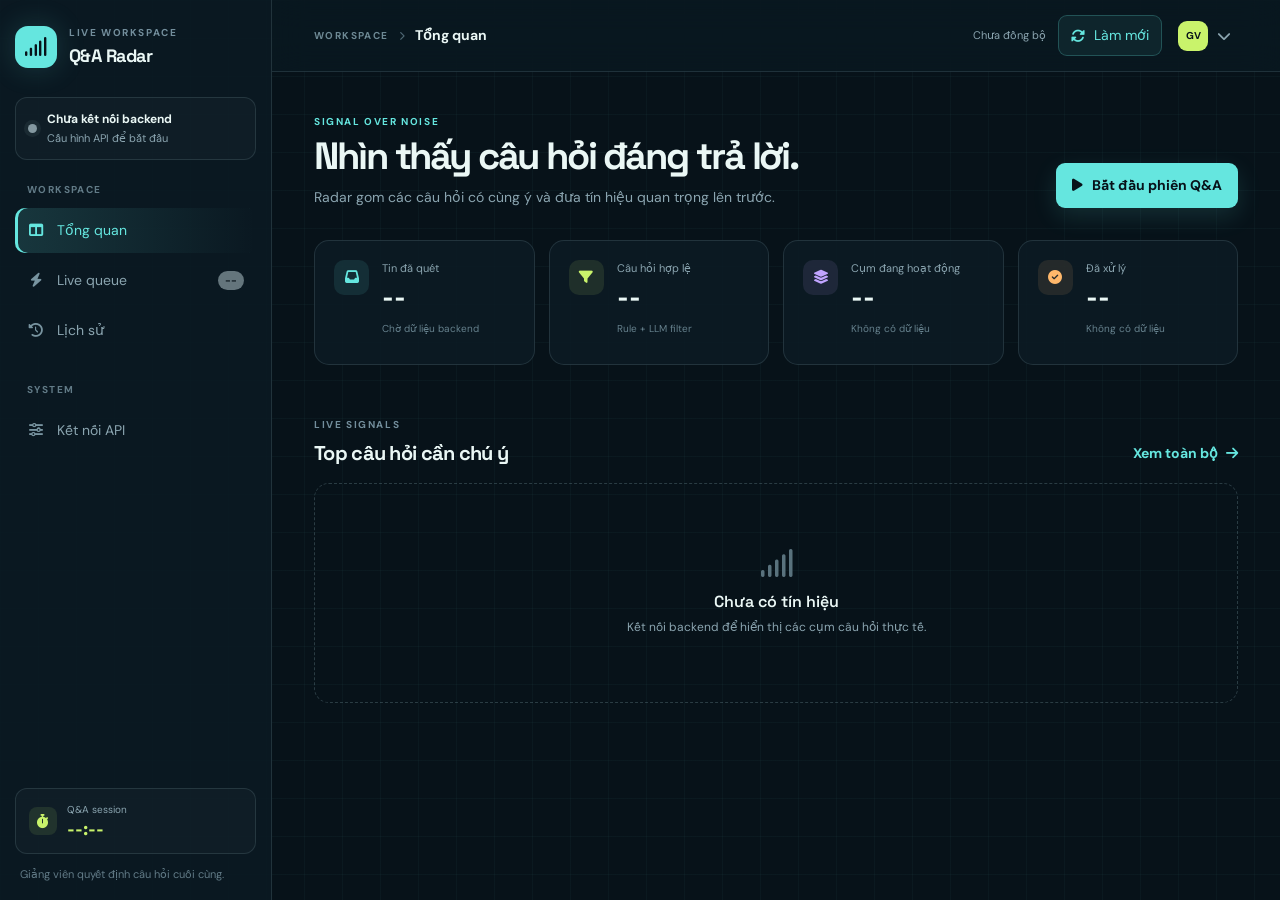
<file: codebase/mockup_demo/index.html>
<!doctype html>
<html lang="vi">
<head>
    <meta charset="UTF-8">
    <meta name="viewport" content="width=device-width, initial-scale=1.0">
    <meta name="theme-color" content="#08141b">
    <title>Q&A Radar | Live workspace</title>
    <link rel="preconnect" href="https://fonts.googleapis.com">
    <link rel="preconnect" href="https://fonts.gstatic.com" crossorigin>
    <link href="https://fonts.googleapis.com/css2?family=DM+Sans:wght@400;500;600;700&family=Space+Grotesk:wght@500;600;700&display=swap" rel="stylesheet">
    <link rel="stylesheet" href="https://cdnjs.cloudflare.com/ajax/libs/font-awesome/6.4.0/css/all.min.css">
    <link rel="stylesheet" href="styles.css">
</head>
<body>
    <div class="app-shell">
        <aside class="sidebar" aria-label="Điều hướng chính">
            <div class="brand-block"><div class="brand-mark"><i class="fa-solid fa-signal"></i></div><div><p class="eyebrow">LIVE WORKSPACE</p><h1>Q&amp;A Radar</h1></div></div>
            <div class="connection-card" id="connection-card"><span class="status-dot" id="connection-dot"></span><div><strong id="connection-label">Chưa kết nối backend</strong><small id="connection-detail">Cấu hình API để bắt đầu</small></div></div>
            <nav class="nav-list">
                <p class="nav-label">Workspace</p>
                <button class="nav-item active" data-view="dashboard"><i class="fa-solid fa-table-columns"></i><span>Tổng quan</span></button>
                <button class="nav-item" data-view="queue"><i class="fa-solid fa-bolt"></i><span>Live queue</span><b id="queue-nav-count">--</b></button>
                <button class="nav-item" data-view="history"><i class="fa-solid fa-clock-rotate-left"></i><span>Lịch sử</span></button>
                <p class="nav-label secondary-label">System</p>
                <button class="nav-item" data-view="settings"><i class="fa-solid fa-sliders"></i><span>Kết nối API</span></button>
            </nav>
            <div class="sidebar-footer"><div class="session-card"><span class="mini-icon"><i class="fa-solid fa-stopwatch"></i></span><div><small>Q&amp;A session</small><strong id="session-timer">--:--</strong></div></div><p>Giảng viên quyết định câu hỏi cuối cùng.</p></div>
        </aside>
        <main class="main-content">
            <header class="topbar"><div class="mobile-brand"><span class="brand-mark small"><i class="fa-solid fa-signal"></i></span><strong>Q&amp;A Radar</strong></div><div class="breadcrumb"><span>WORKSPACE</span><i class="fa-solid fa-chevron-right"></i><strong id="view-title">Tổng quan</strong></div><div class="topbar-actions"><span class="last-sync" id="last-sync">Chưa đồng bộ</span><button class="icon-button" id="refresh-button" title="Làm mới dữ liệu"><i class="fa-solid fa-rotate"></i><span>Làm mới</span></button><button class="profile-button" id="settings-shortcut" title="Mở cấu hình API"><span>GV</span><i class="fa-solid fa-chevron-down"></i></button></div></header>
            <div class="page-content">
                <section class="view active" id="dashboard-view" data-page="dashboard"><div class="page-heading"><div><p class="eyebrow accent">SIGNAL OVER NOISE</p><h2>Nhìn thấy câu hỏi đáng trả lời.</h2><p class="heading-copy">Radar gom các câu hỏi có cùng ý và đưa tín hiệu quan trọng lên trước.</p></div><button class="primary-button" id="start-session-button"><i class="fa-solid fa-play"></i>Bắt đầu phiên Q&amp;A</button></div><div class="metric-grid"><article class="metric-card"><span class="metric-icon cyan"><i class="fa-solid fa-inbox"></i></span><div><small>Tin đã quét</small><strong data-metric="scanned">--</strong><em>Chờ dữ liệu backend</em></div></article><article class="metric-card"><span class="metric-icon lime"><i class="fa-solid fa-filter"></i></span><div><small>Câu hỏi hợp lệ</small><strong data-metric="questions">--</strong><em>Rule + LLM filter</em></div></article><article class="metric-card"><span class="metric-icon violet"><i class="fa-solid fa-layer-group"></i></span><div><small>Cụm đang hoạt động</small><strong data-metric="clusters">--</strong><em>Không có dữ liệu</em></div></article><article class="metric-card"><span class="metric-icon orange"><i class="fa-solid fa-circle-check"></i></span><div><small>Đã xử lý</small><strong data-metric="resolved">--</strong><em>Không có dữ liệu</em></div></article></div><div class="section-heading"><div><p class="eyebrow">LIVE SIGNALS</p><h3>Top câu hỏi cần chú ý</h3></div><button class="text-button" data-navigate="queue">Xem toàn bộ <i class="fa-solid fa-arrow-right"></i></button></div><div class="signal-list" id="dashboard-signals"></div></section>
                <section class="view" id="queue-view" data-page="queue"><div class="page-heading compact"><div><p class="eyebrow accent">LIVE QUEUE</p><h2>Hàng đợi câu hỏi</h2><p class="heading-copy">Ưu tiên theo điểm tổng hợp từ backend.</p></div><button class="secondary-button" id="queue-refresh"><i class="fa-solid fa-rotate"></i>Cập nhật queue</button></div><div class="toolbar"><label class="search-field"><i class="fa-solid fa-magnifying-glass"></i><input id="search-input" type="search" placeholder="Tìm trong câu hỏi..." autocomplete="off"></label><label class="select-field"><span>Loại</span><select id="type-filter"><option value="all">Tất cả</option><option value="academic">Chuyên môn</option><option value="admin">Hành chính</option><option value="resolved">Đã xử lý</option></select></label><label class="select-field"><span>Sắp xếp</span><select id="sort-select"><option value="score">Điểm cao nhất</option><option value="count">Nhiều lượt nhất</option><option value="newest">Mới nhất</option></select></label></div><div class="queue-list" id="queue-list"></div></section>
                <section class="view" id="history-view" data-page="history"><div class="page-heading compact"><div><p class="eyebrow accent">AUDIT TRAIL</p><h2>Lịch sử xử lý</h2><p class="heading-copy">Theo dõi những quyết định đã được thực hiện trong phiên.</p></div></div><div class="history-list" id="history-list"></div></section>
                <section class="view" id="settings-view" data-page="settings"><div class="page-heading compact"><div><p class="eyebrow accent">INTEGRATION</p><h2>Kết nối backend</h2><p class="heading-copy">Nhập đúng route do backend cung cấp để frontend gọi dữ liệu thật.</p></div></div><form class="settings-form" id="settings-form"><div class="form-section"><div><h3>API connection</h3><p>Không có endpoint mặc định vì repository hiện chưa chứa API server.</p></div><label>Base URL<input id="api-base-url" type="url" placeholder="http://localhost:8000"><small>Ví dụ: địa chỉ server FastAPI/Flask của team.</small></label></div><div class="form-section"><div><h3>Routes</h3><p>Điền path theo tài liệu API thực tế. Để trống nếu backend chưa hỗ trợ.</p></div><div class="route-grid"><label>Dashboard stats<input id="api-stats-path" type="text" placeholder="/api/stats"></label><label>Question clusters<input id="api-clusters-path" type="text" placeholder="/api/clusters"></label><label>Action endpoint<input id="api-action-path" type="text" placeholder="/api/clusters/{id}"></label><label>History<input id="api-history-path" type="text" placeholder="/api/history"></label></div></div><div class="form-actions"><button type="button" class="secondary-button" id="test-connection"><i class="fa-solid fa-plug"></i>Kiểm tra kết nối</button><button type="submit" class="primary-button"><i class="fa-solid fa-floppy-disk"></i>Lưu cấu hình</button></div></form><div class="contract-note"><i class="fa-solid fa-circle-info"></i><div><strong>Backend contract đang thiếu</strong><p>Backend hiện chỉ chạy polling CSV và in Top 5 ra terminal. Chưa có GET/POST/PATCH/DELETE, auth, CORS hay response JSON để frontend sử dụng.</p></div></div></section>
            </div>
        </main>
    </div>
    <div class="modal-backdrop" id="detail-modal" aria-hidden="true"><section class="detail-modal" role="dialog" aria-modal="true" aria-labelledby="modal-title"><header><div><p class="eyebrow accent">SOURCE MESSAGES</p><h2 id="modal-title">Chi tiết cụm</h2></div><button class="icon-button" id="close-modal" title="Đóng"><i class="fa-solid fa-xmark"></i></button></header><div class="modal-body" id="modal-body"></div></section></div>
    <div class="toast-region" id="toast-region" aria-live="polite"></div>
    <script src="services/api.js"></script><script src="app.js"></script>
</body>
</html>
</file>
<file: codebase/mockup_demo/styles.css>
* { box-sizing: border-box; }
:root { --ink: #071219; --panel: #0d1b25; --raised: #122633; --line: rgba(169, 209, 218, .14); --muted: #8ba5b0; --text: #eaf7f5; --cyan: #65e6df; --lime: #c9f36b; --orange: #ffb86b; --violet: #c1a4ff; }
body { margin: 0; min-width: 320px; color: var(--text); background: var(--ink); background-image: linear-gradient(rgba(101,230,223,.035) 1px, transparent 1px), linear-gradient(90deg, rgba(101,230,223,.035) 1px, transparent 1px); background-size: 38px 38px; font: 400 14px/1.5 'DM Sans', sans-serif; }
button, input, select { font: inherit; }
button { border: 0; cursor: pointer; }
button:disabled { cursor: not-allowed; opacity: .55; }
h1, h2, h3, p { margin: 0; } h1, h2, h3 { font-family: 'Space Grotesk', sans-serif; }
.app-shell { min-height: 100vh; display: flex; }
.sidebar { width: 272px; display: flex; flex-direction: column; flex-shrink: 0; padding: 25px 15px 18px; border-right: 1px solid var(--line); background: rgba(10, 25, 34, .92); }
.brand-block, .mobile-brand { display: flex; align-items: center; gap: 12px; }.brand-mark { width: 42px; height: 42px; display: grid; place-items: center; color: var(--ink); background: var(--cyan); border-radius: 13px; box-shadow: 0 0 30px rgba(101,230,223,.18); font-size: 19px; }.brand-mark.small { width: 30px; height: 30px; border-radius: 9px; font-size: 13px; }.brand-block h1 { margin-top: 2px; font-size: 18px; letter-spacing: -.03em; }.eyebrow { color: #738e9c; font-size: 10px; font-weight: 700; letter-spacing: .16em; }.eyebrow.accent { color: var(--cyan); }
.connection-card { display: flex; gap: 10px; align-items: center; margin: 28px 0 22px; padding: 12px; border: 1px solid var(--line); border-radius: 12px; background: rgba(255,255,255,.025); }.connection-card strong, .connection-card small { display: block; }.connection-card strong { font-size: 12px; }.connection-card small { margin-top: 2px; color: var(--muted); font-size: 11px; }.status-dot { width: 9px; height: 9px; flex-shrink: 0; border-radius: 50%; background: #8498a0; box-shadow: 0 0 0 4px rgba(132,152,160,.1); }.status-dot.online { background: var(--lime); box-shadow: 0 0 0 4px rgba(201,243,107,.12); }.status-dot.error { background: #ff7d83; box-shadow: 0 0 0 4px rgba(255,125,131,.12); }
.nav-list { display: flex; flex-direction: column; gap: 5px; }.nav-label { padding: 0 12px; margin: 0 0 6px; color: #627b87; font-size: 10px; font-weight: 700; letter-spacing: .14em; text-transform: uppercase; }.secondary-label { margin-top: 24px; }.nav-item { display: flex; align-items: center; gap: 12px; padding: 12px; color: var(--muted); border-radius: 10px; background: transparent; text-align: left; transition: .2s ease; }.nav-item i { width: 18px; color: #7894a0; text-align: center; }.nav-item span { flex: 1; }.nav-item b { padding: 2px 7px; color: var(--ink); border-radius: 99px; background: #64757c; font-size: 10px; }.nav-item:hover { color: var(--text); background: rgba(101,230,223,.07); }.nav-item.active { color: var(--cyan); background: linear-gradient(90deg, rgba(101,230,223,.15), transparent); box-shadow: inset 3px 0 var(--cyan); }.nav-item.active i { color: var(--cyan); }.nav-item.active b { background: var(--cyan); }
.sidebar-footer { margin-top: auto; }.session-card { display: flex; align-items: center; gap: 10px; padding: 13px; border: 1px solid var(--line); border-radius: 12px; background: rgba(255,255,255,.025); }.mini-icon { width: 28px; height: 28px; display: grid; place-items: center; color: var(--lime); border-radius: 8px; background: rgba(201,243,107,.1); }.session-card small, .session-card strong { display: block; }.session-card small { color: var(--muted); font-size: 10px; }.session-card strong { color: var(--lime); font: 700 18px 'Space Grotesk', sans-serif; }.sidebar-footer > p { margin: 12px 5px 0; color: #627b87; font-size: 11px; }
.main-content { min-width: 0; flex: 1; }.topbar { min-height: 72px; display: flex; align-items: center; justify-content: space-between; gap: 20px; padding: 0 42px; border-bottom: 1px solid var(--line); background: rgba(10,25,34,.72); backdrop-filter: blur(16px); }.mobile-brand { display: none; }.breadcrumb { display: flex; align-items: center; gap: 10px; }.breadcrumb span { color: #6d8994; font-size: 10px; font-weight: 700; letter-spacing: .14em; }.breadcrumb i { color: #4e6975; font-size: 9px; }.breadcrumb strong { font-size: 14px; }.topbar-actions { display: flex; align-items: center; gap: 12px; }.last-sync { color: var(--muted); font-size: 11px; }.icon-button, .profile-button, .secondary-button, .primary-button { display: inline-flex; align-items: center; justify-content: center; gap: 9px; border-radius: 9px; transition: .2s ease; }.icon-button { padding: 9px 12px; color: var(--cyan); border: 1px solid rgba(101,230,223,.24); background: rgba(101,230,223,.07); }.icon-button:hover, .secondary-button:hover { background: rgba(101,230,223,.16); }.profile-button { padding: 4px 7px 4px 4px; color: var(--muted); background: transparent; }.profile-button span { width: 30px; height: 30px; display: grid; place-items: center; color: var(--ink); border-radius: 9px; background: var(--lime); font-size: 10px; font-weight: 700; }
.page-content { max-width: 1440px; margin: 0 auto; padding: 42px; }.view { display: none; animation: rise .35s ease both; }.view.active { display: block; }.page-heading { display: flex; align-items: flex-end; justify-content: space-between; gap: 25px; margin-bottom: 32px; }.page-heading.compact { margin-bottom: 27px; }.page-heading h2 { max-width: 700px; margin-top: 7px; font-size: clamp(25px, 3vw, 38px); letter-spacing: -.055em; line-height: 1.07; }.heading-copy { margin-top: 10px; color: var(--muted); }.primary-button { padding: 12px 16px; color: var(--ink); background: var(--cyan); font-weight: 700; box-shadow: 0 8px 24px rgba(101,230,223,.14); }.primary-button:hover { background: #8af1eb; transform: translateY(-1px); }.secondary-button { padding: 11px 14px; color: var(--cyan); border: 1px solid rgba(101,230,223,.25); background: rgba(101,230,223,.07); }.text-button { padding: 4px 0; color: var(--cyan); background: none; font-weight: 700; }.text-button i { margin-left: 5px; transition: transform .2s; }.text-button:hover i { transform: translateX(3px); }
.metric-grid { display: grid; grid-template-columns: repeat(4, 1fr); gap: 14px; margin-bottom: 52px; }.metric-card { display: flex; align-items: flex-start; gap: 13px; min-height: 125px; padding: 19px; border: 1px solid var(--line); border-radius: 15px; background: rgba(13,27,37,.83); }.metric-icon { width: 35px; height: 35px; display: grid; place-items: center; flex-shrink: 0; border-radius: 10px; }.metric-icon.cyan { color: var(--cyan); background: rgba(101,230,223,.1); }.metric-icon.lime { color: var(--lime); background: rgba(201,243,107,.1); }.metric-icon.violet { color: var(--violet); background: rgba(193,164,255,.1); }.metric-icon.orange { color: var(--orange); background: rgba(255,184,107,.1); }.metric-card small, .metric-card strong, .metric-card em { display: block; }.metric-card small { color: var(--muted); font-size: 11px; }.metric-card strong { margin-top: 3px; font: 700 27px 'Space Grotesk', sans-serif; }.metric-card em { margin-top: 7px; color: #66818d; font-size: 10px; font-style: normal; }
.section-heading { display: flex; align-items: flex-end; justify-content: space-between; margin-bottom: 15px; }.section-heading h3 { margin-top: 6px; font-size: 20px; letter-spacing: -.035em; }.signal-list, .queue-list, .history-list { display: grid; gap: 11px; }.signal-card, .queue-card, .history-card { border: 1px solid var(--line); border-radius: 15px; background: rgba(13,27,37,.86); }.signal-card { display: grid; grid-template-columns: 48px 1fr auto; align-items: center; gap: 17px; padding: 16px 18px; }.rank { width: 40px; height: 40px; display: grid; place-items: center; color: var(--muted); border-radius: 12px; background: rgba(255,255,255,.06); font: 700 16px 'Space Grotesk', sans-serif; }.signal-card:first-child .rank { color: var(--ink); background: var(--cyan); }.card-labels { display: flex; align-items: center; flex-wrap: wrap; gap: 7px; }.pill { padding: 4px 8px; color: var(--muted); border-radius: 6px; background: rgba(255,255,255,.06); font-size: 10px; }.pill.score { color: var(--violet); background: rgba(193,164,255,.1); }.signal-card h4, .queue-card h3 { margin-top: 7px; font: 600 16px/1.32 'Space Grotesk', sans-serif; }.signal-card .score-big { color: var(--lime); font: 700 21px 'Space Grotesk', sans-serif; }.empty-state { display: grid; place-items: center; min-height: 220px; padding: 35px; color: var(--muted); border: 1px dashed rgba(169,209,218,.22); border-radius: 15px; text-align: center; }.empty-state i { margin-bottom: 14px; color: #59727d; font-size: 28px; }.empty-state strong { display: block; color: var(--text); font: 600 16px 'Space Grotesk', sans-serif; }.empty-state p { max-width: 390px; margin-top: 6px; font-size: 12px; }
.toolbar { display: flex; align-items: center; gap: 10px; margin-bottom: 18px; }.search-field { min-width: 220px; display: flex; align-items: center; gap: 9px; flex: 1; padding: 0 13px; color: #6c8994; border: 1px solid var(--line); border-radius: 9px; background: rgba(13,27,37,.85); }.search-field input, .select-field select, .settings-form input { width: 100%; padding: 11px 0; color: var(--text); border: 0; outline: 0; background: transparent; }.search-field input::placeholder { color: #66818d; }.select-field { display: flex; align-items: center; gap: 8px; padding: 0 11px; border: 1px solid var(--line); border-radius: 9px; background: rgba(13,27,37,.85); }.select-field span { color: var(--muted); font-size: 11px; }.select-field select { width: auto; cursor: pointer; }.select-field option { color: var(--text); background: var(--panel); }.queue-card { padding: 20px; }.queue-card-top { display: flex; align-items: flex-start; justify-content: space-between; gap: 14px; }.queue-card h3 { max-width: 750px; font-size: 18px; }.queue-card .reason { margin-top: 9px; color: var(--muted); font-size: 12px; }.queue-actions { display: flex; flex-wrap: wrap; gap: 8px; margin-top: 18px; }.danger-button { padding: 9px 11px; color: #ff8b91; border: 1px solid rgba(255,139,145,.18); border-radius: 8px; background: transparent; }.danger-button:hover { background: rgba(255,139,145,.1); }.history-card { display: flex; align-items: center; gap: 13px; padding: 15px; }.history-card i { color: var(--lime); }.history-card strong { display: block; font-size: 13px; }.history-card small { color: var(--muted); font-size: 11px; }
.settings-form { border: 1px solid var(--line); border-radius: 15px; overflow: hidden; background: rgba(13,27,37,.86); }.form-section { display: grid; grid-template-columns: 1fr 1.5fr; gap: 30px; padding: 24px; border-bottom: 1px solid var(--line); }.form-section h3 { font-size: 16px; }.form-section p { margin-top: 6px; color: var(--muted); font-size: 12px; }.settings-form label { display: block; color: var(--muted); font-size: 11px; font-weight: 600; }.settings-form input { display: block; margin-top: 7px; padding: 11px 12px; border: 1px solid var(--line); border-radius: 8px; background: rgba(0,0,0,.13); }.settings-form input:focus { border-color: rgba(101,230,223,.7); box-shadow: 0 0 0 3px rgba(101,230,223,.08); }.settings-form label small { display: block; margin-top: 6px; color: #66818d; font-size: 10px; }.route-grid { display: grid; grid-template-columns: 1fr 1fr; gap: 15px; }.form-actions { display: flex; justify-content: flex-end; gap: 9px; padding: 18px 24px; }.contract-note { display: flex; gap: 12px; margin-top: 20px; padding: 16px; color: var(--orange); border: 1px solid rgba(255,184,107,.16); border-radius: 12px; background: rgba(255,184,107,.06); }.contract-note p { margin-top: 4px; color: #ba9b77; font-size: 12px; }.modal-backdrop { position: fixed; inset: 0; z-index: 10; display: none; place-items: center; padding: 20px; background: rgba(1,8,12,.8); backdrop-filter: blur(9px); }.modal-backdrop.open { display: grid; }.detail-modal { width: min(680px, 100%); max-height: 80vh; overflow: hidden; border: 1px solid var(--line); border-radius: 17px; background: var(--panel); box-shadow: 0 24px 80px rgba(0,0,0,.35); }.detail-modal > header { display: flex; align-items: center; justify-content: space-between; min-height: auto; padding: 20px 23px; }.detail-modal h2 { margin-top: 5px; font-size: 20px; }.modal-body { display: grid; gap: 9px; max-height: 58vh; padding: 20px 23px 26px; overflow: auto; }.source-message { padding: 12px; color: var(--muted); border: 1px solid var(--line); border-radius: 9px; background: rgba(255,255,255,.025); }.toast-region { position: fixed; right: 20px; bottom: 20px; z-index: 20; display: grid; gap: 8px; }.toast { max-width: 350px; padding: 12px 15px; color: var(--text); border: 1px solid var(--line); border-radius: 9px; background: #17303b; box-shadow: 0 10px 30px rgba(0,0,0,.25); font-size: 12px; }.toast.error { border-color: rgba(255,125,131,.4); }
@keyframes rise { from { opacity: 0; transform: translateY(8px); } to { opacity: 1; transform: translateY(0); } }
@media (max-width: 900px) { .sidebar { width: 220px; }.topbar, .page-content { padding-left: 25px; padding-right: 25px; }.metric-grid { grid-template-columns: repeat(2, 1fr); }.form-section { grid-template-columns: 1fr; gap: 18px; } }
@media (max-width: 650px) { .app-shell { display: block; }.sidebar { width: 100%; padding: 16px; }.brand-block { margin-bottom: 15px; }.connection-card { margin: 0 0 10px; }.nav-list { flex-direction: row; overflow-x: auto; padding-bottom: 3px; }.nav-label, .secondary-label, .sidebar-footer { display: none; }.nav-item { min-width: max-content; padding: 10px; }.nav-item.active { box-shadow: inset 0 -3px var(--cyan); }.topbar { min-height: 66px; padding: 0 16px; }.mobile-brand { display: flex; }.breadcrumb { display: none; }.last-sync { display: none; }.icon-button span, .profile-button i { display: none; }.page-content { padding: 27px 16px; }.page-heading { display: block; margin-bottom: 25px; }.page-heading .primary-button, .page-heading .secondary-button { width: 100%; margin-top: 18px; }.metric-grid { gap: 9px; margin-bottom: 35px; }.metric-card { min-height: 110px; padding: 13px; }.metric-card strong { font-size: 22px; }.section-heading { align-items: flex-start; gap: 10px; }.toolbar { display: grid; grid-template-columns: 1fr 1fr; }.search-field { grid-column: 1 / -1; }.select-field select { min-width: 0; }.signal-card { grid-template-columns: 38px 1fr; gap: 11px; }.signal-card > .score-big { grid-column: 2; }.signal-card h4 { font-size: 14px; }.queue-card { padding: 15px; }.queue-card h3 { font-size: 15px; }.route-grid { grid-template-columns: 1fr; }.form-section, .form-actions { padding: 17px; }.form-actions { display: grid; }.form-actions button { width: 100%; }.detail-modal > header { padding: 17px; }.modal-body { padding: 17px; } }
</file>
